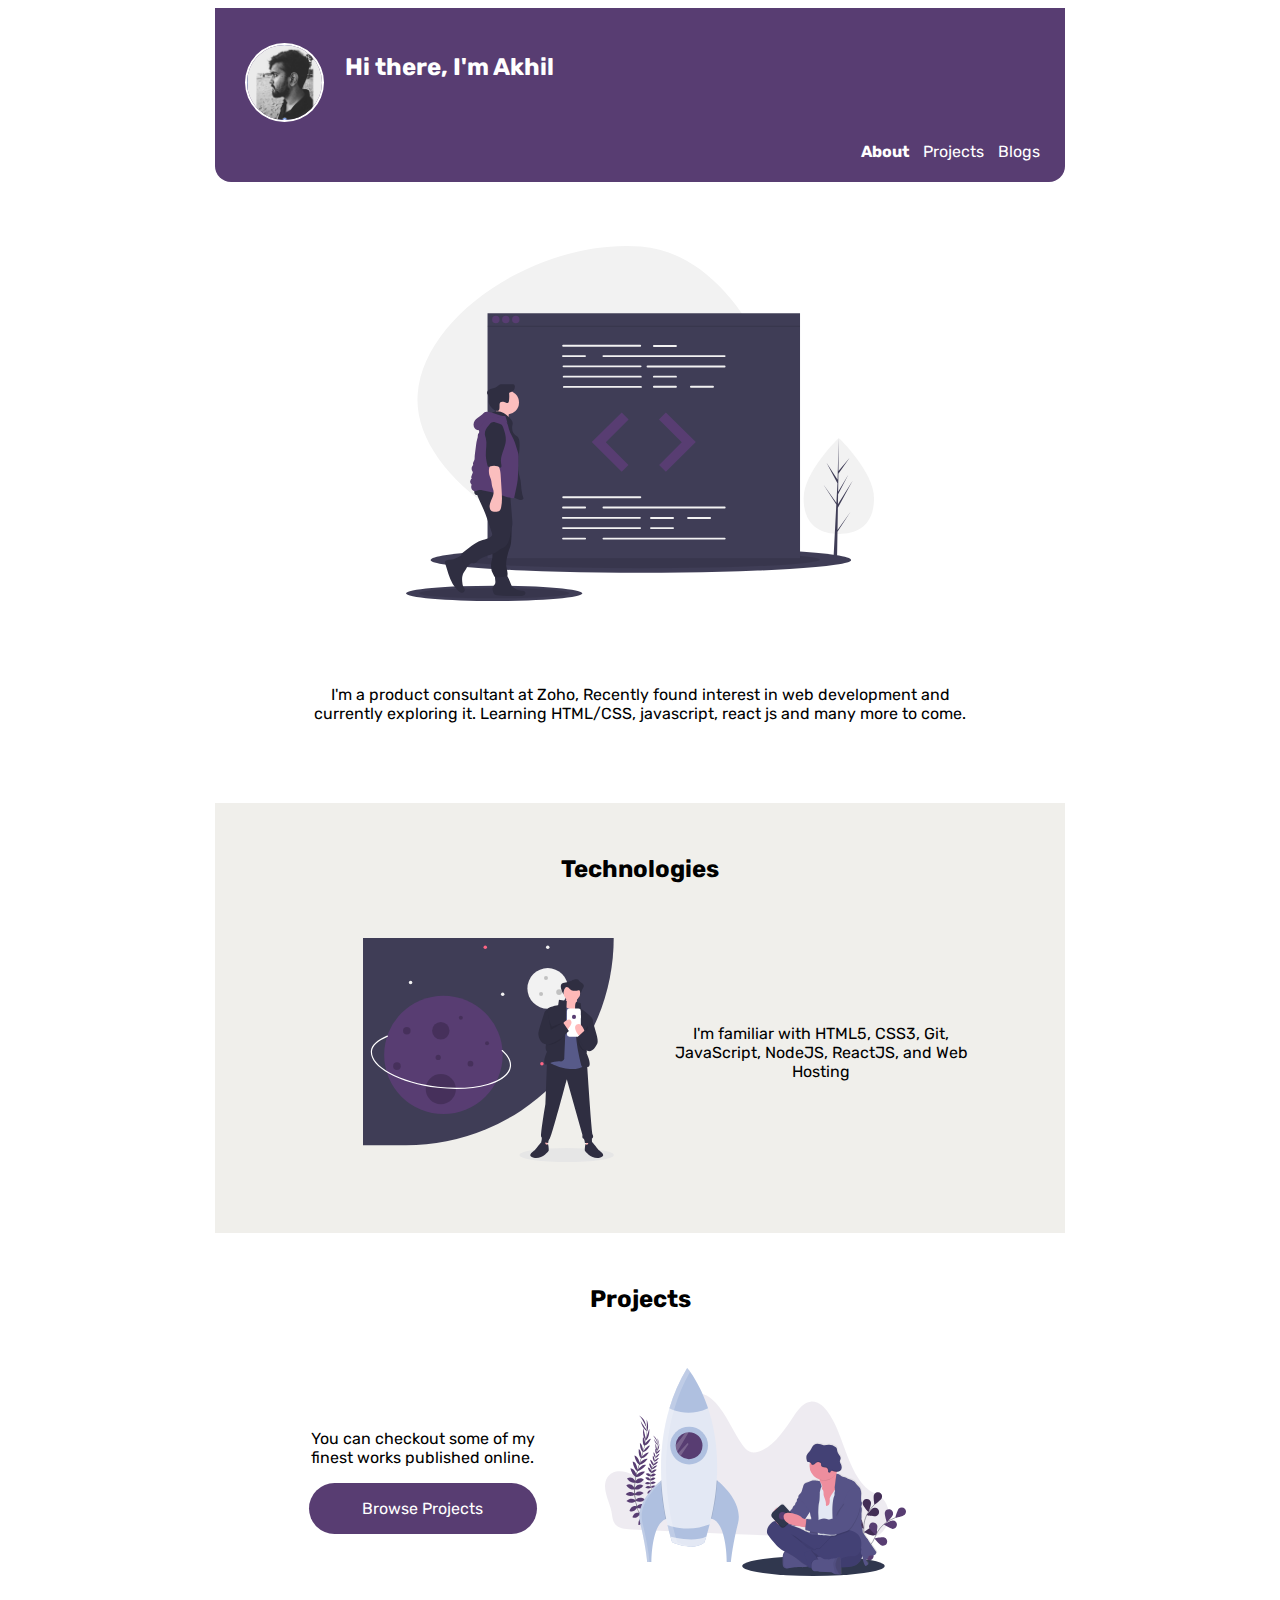
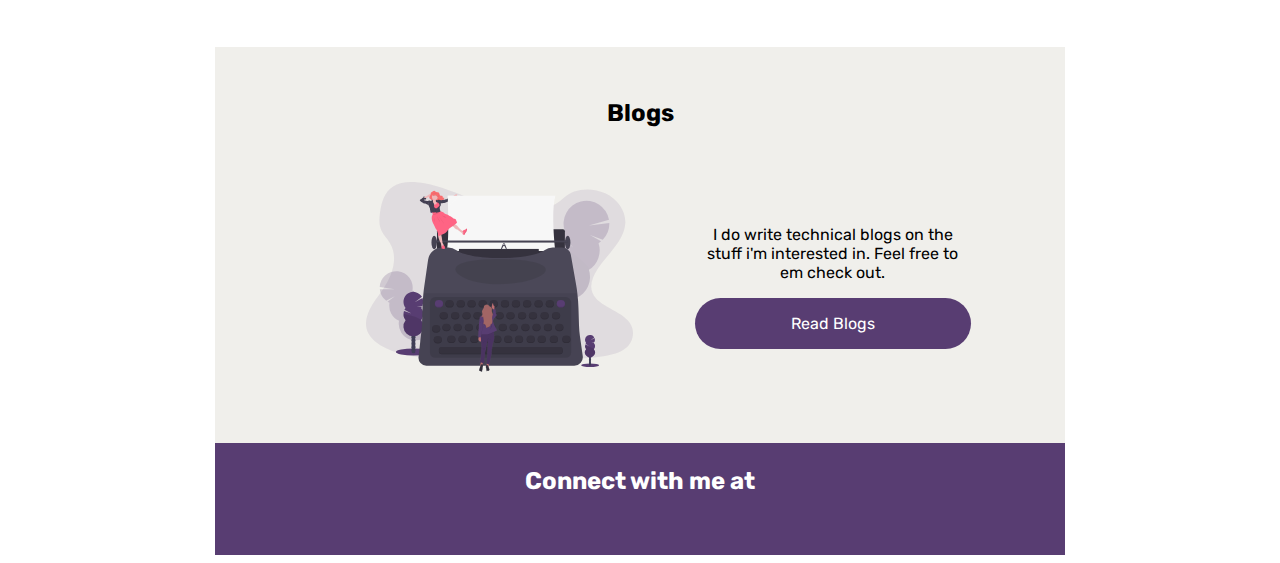
<file: index.html>
<!DOCTYPE html>
<html lang="en">

<head>
    <meta charset="UTF-8">
    <link rel="stylesheet" href="/style.css">
    <link rel="preconnect" href="https://fonts.gstatic.com">
    <link href="https://fonts.googleapis.com/css2?family=Rubik:wght@300;400&display=swap" rel="stylesheet">
    <link rel="stylesheet" href="https://use.fontawesome.com/releases/v5.13.0/css/all.css"
        integrity="sha384-Bfad6CLCknfcloXFOyFnlgtENryhrpZCe29RTifKEixXQZ38WheV+i/6YWSzkz3V" crossorigin="anonymous">
    <meta name="viewport" content="width=device-width, initial-scale=1.0">
    <title>About | Akhil Venkatesh</title>
</head>

<body>

    <div class="main-container">

        <nav>
            <div class="navigation">
                <div class="container-fluid">
                    <div class="navigation-header">
                        <div class="navigation-heading-container-1">
                            <img src="/images/mypic.png" class="profile-pic">
                        </div>

                        <div class="navigation-heading-container-2">
                            <h2 class="navigation-heading">Hi there, I'm Akhil</h2>
                        </div>

                    </div>

                    <ul class="list-right-align">
                        <li class="list-items"><a href="/index.html" class="active-link">About</a></li>
                        <li class="list-items"><a href="/projects.html">Projects</a></li>
                        <li class="list-items"><a href="/blogs.html">Blogs</a></li>
                    </ul>
                </div>

            </div>
        </nav>
        <section class="container ">

            <div class="container">
                <img src="images/undraw_code_review_l1q9.svg" class="main-image">
            </div>
            <div class="container">
                <p>I'm a product consultant at Zoho, Recently found interest in web development and currently exploring it. Learning
                    HTML/CSS, javascript, react js and many more to come. </p>
                <div>
        </section>

        <section class=" odd">

            <div class="container">
                <div class="heading">
                    <h2>Technologies</h2>
                </div>
                <div class="container">
                    <table>
                        <tr>
                            <td><img src="images/undraw_lost_online_wqob.svg" class="sub-images"></td>
                            <td>
                                <p>I'm familiar with HTML5, CSS3, Git, JavaScript, NodeJS, ReactJS, and Web Hosting</p>
                            </td>
                        </tr>
                    </table>
                </div>

            </div>

        </section>

        <section>

            <div class=" container">
                <div class="heading">
                    <h2>Projects</h2>
                </div>
                <div class="container">
                    <table>
                        <tr>
                            <td>
                                <p>You can checkout some of my finest works published online.</p>
                                <a href="/projects.html">
                                    <div class="button">Browse Projects</div>
                                </a>

                            </td>
                            <td><img src="images/undraw_maker_launch_crhe.svg" class="sub-images"></td>
                        </tr>
                    </table>
                </div>
            </div>

        </section>

        <section class=" odd">

            <div class=" container">
                <div class="heading">
                    <h2>Blogs</h2>
                </div>
                <div class="container">
                    <table>
                        <tr>
                            <td><img src="images/undraw_typewriter_i8xd.svg" class="sub-images"></td>
                            <td>
                                <p>I do write technical blogs on the stuff i'm interested in. Feel free to em check out.
                                </p>
                                <a href="/blogs.html">
                                    <div class="button">Read Blogs</div>
                                </a>
                            </td>
                        </tr>
                    </table>
                </div>

            </div>
        </section>


        <footer class="footer">

            <div class="container-fluid">
                <div class="footer-heading">
                    <h2>Connect with me at</h2>
                </div>
                <ul class="unordered list-inline">
                    <li class="list-items"><a href="https://www.facebook.com/akhil.venkatesh.pillai" target="_blank"><i
                                class="fab fa-facebook fa-3x"></i></a></li>
                    <li class="list-items"><a href="https://www.instagram.com/akhil.vn/?hl=en" target="_blank"><i
                                class="fab fa-instagram fa-3x"></i></a></li>
                    <li class="list-items"><a href="https://twitter.com/akhil_vn47" target="_blank"><i
                                class="fab fa-twitter fa-3x"></i></a></li>
                    <li class="list-items"><a href="https://www.linkedin.com/in/akhilvenkateshpillai/"
                            target="_blank"><i class="fab fa-linkedin fa-3x"></i></a></li>
                    <li class="list-items"><a href="mailto:akhiltechwiz@gmail.com" target="_blank"><i
                                class="fas fa-envelope fa-3x"></i></a>
                    </li>
                </ul>
            </div>

        </footer>
    </div>
</body>

</html>
</file>
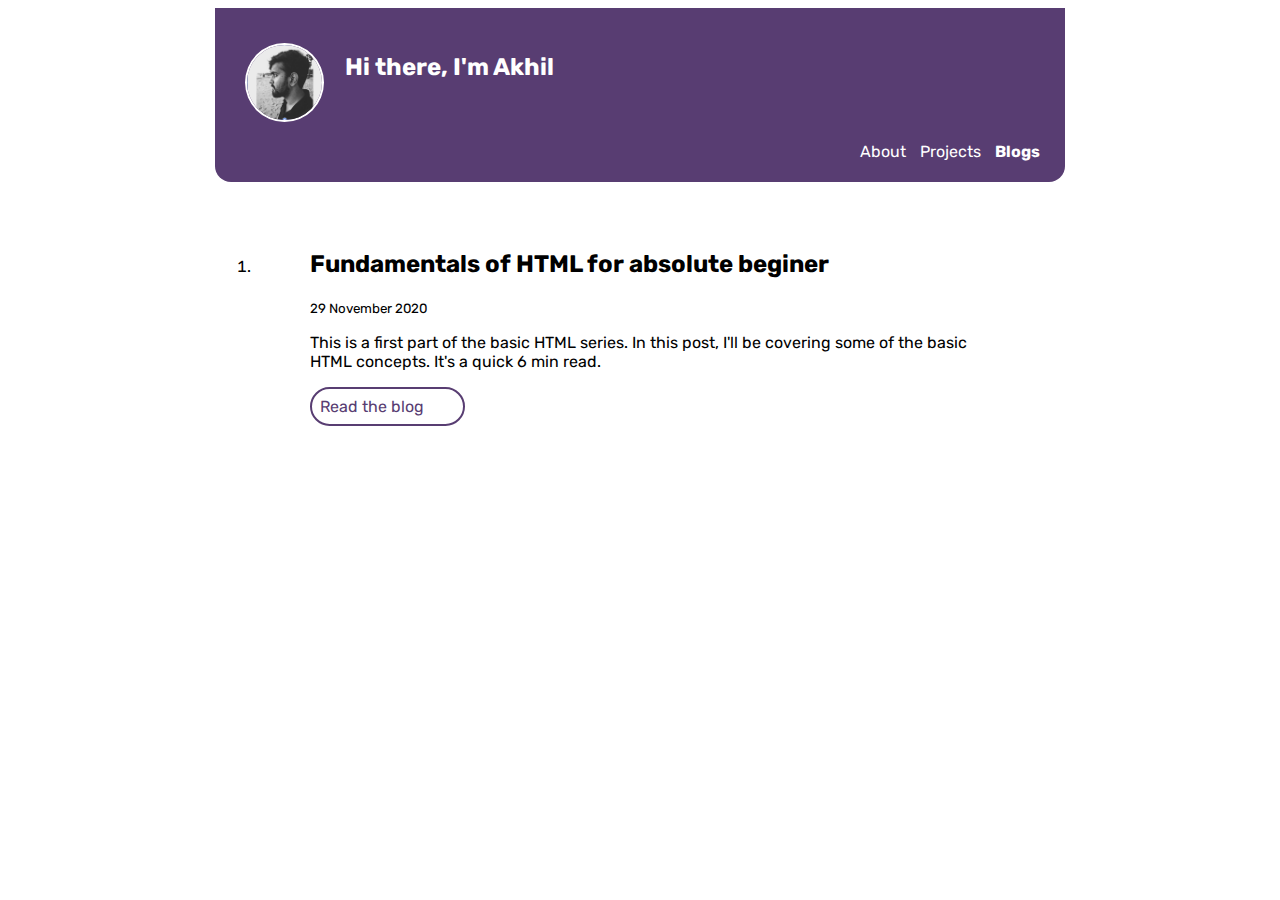
<file: blogs.html>
<!DOCTYPE html>
<html lang="en">
<head>
    <meta charset="UTF-8">
    <link rel="stylesheet" href="/style.css">
    <link rel="preconnect" href="https://fonts.gstatic.com">
    <link href="https://fonts.googleapis.com/css2?family=Rubik:wght@300;400&display=swap" rel="stylesheet">
    <link rel="stylesheet" href="https://use.fontawesome.com/releases/v5.13.0/css/all.css"
        integrity="sha384-Bfad6CLCknfcloXFOyFnlgtENryhrpZCe29RTifKEixXQZ38WheV+i/6YWSzkz3V" crossorigin="anonymous">
    <meta name="viewport" content="width=device-width, initial-scale=1.0">
    <title>blogs | Akhil Venkatesh</title>
</head>
<body>
    <div class="main-container">
        <nav>
            <div class="navigation">
                <div class="container-fluid">
                    <div class="navigation-header">
                        <div class="navigation-heading-container-1">
                            <img src="/images/mypic.png" class="profile-pic">
                        </div>
                    
                        <div class="navigation-heading-container-2">
                            <h2 class="navigation-heading">Hi there, I'm Akhil</h2>
                        </div>
                        
                    </div>

                    <ul class="list-right-align">
                        <li class="list-items"><a href="/index.html" >About</a></li>
                        <li class="list-items"><a href="/projects.html">Projects</a></li>
                        <li class="list-items"><a href="/blogs.html" class="active-link">Blogs</a></li>
                    </ul>
                </div>

            </div>
        </nav>


     <ol>
         <li>
            <section class="project-container ">
                <div class="project-heading">
                    <h2>Fundamentals of HTML for absolute beginer</h2>
                </div>
                <small>29 November 2020</small>
                <p> This is a first part of the basic HTML series. In this post, I'll be covering some of the basic HTML concepts. It's a quick 6 min read.</p>

               <a href="https://akhilvenkateshpillai.medium.com/fundamentals-of-html-series-getting-started-f1e83e1d5367" target="_blank">
                            <div class="project-button-1">Read the blog</div></a>

            </section> 
         </li>
     </ol>
        

    </div>


</body>
</html>
</file>
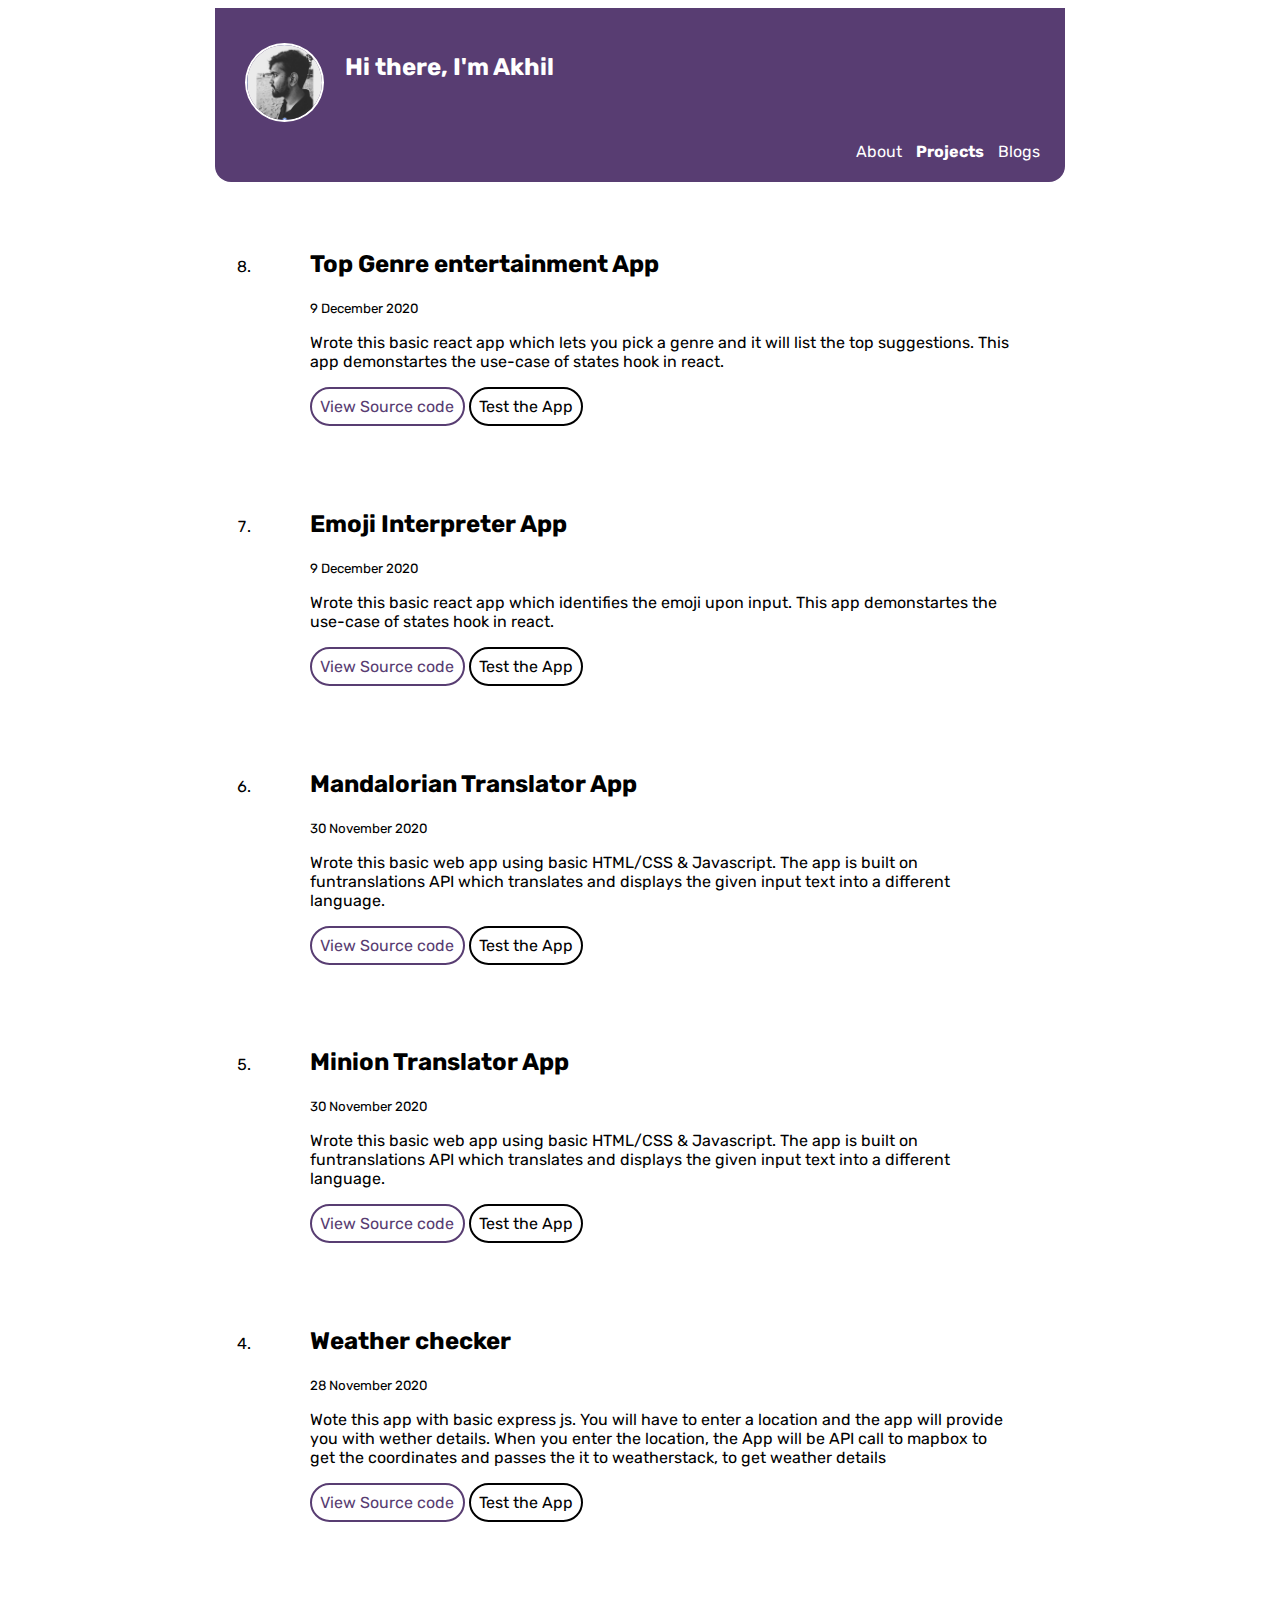
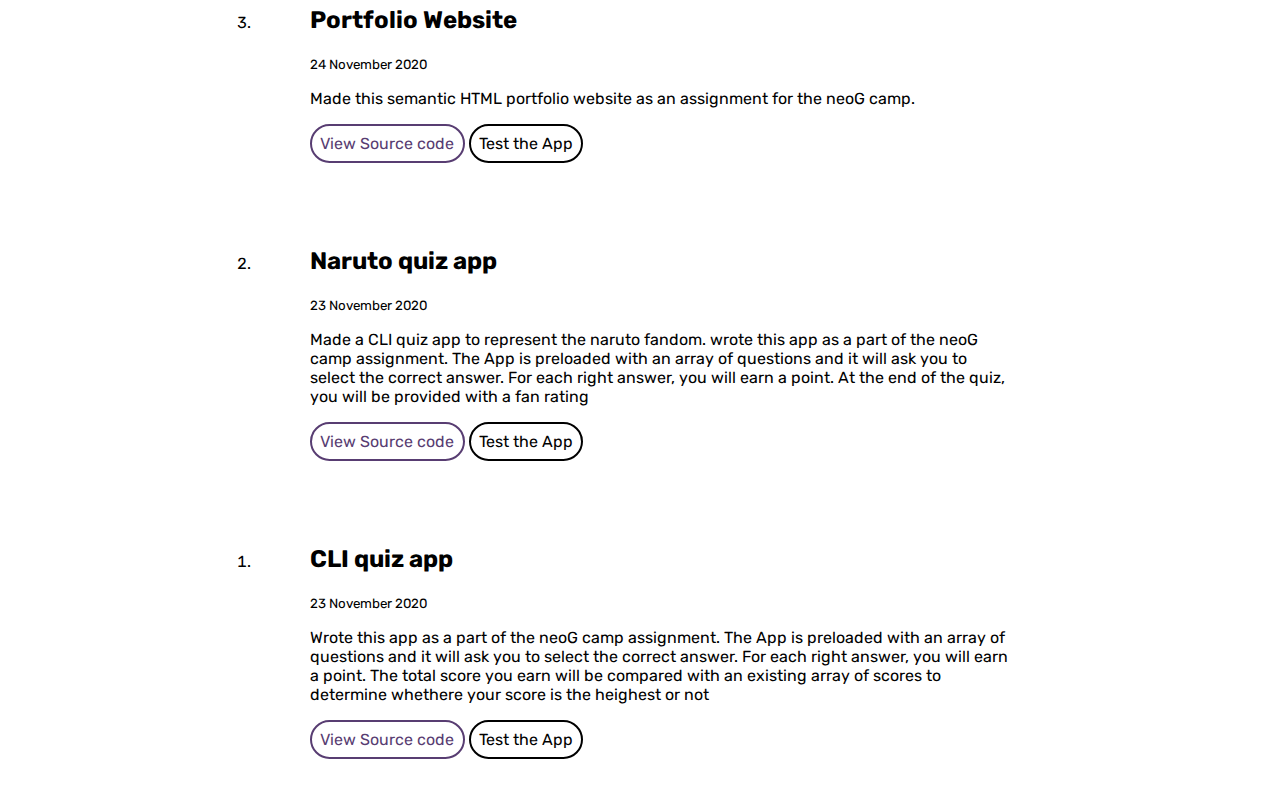
<file: projects.html>
<!DOCTYPE html>
<html lang="en">

<head>
    <meta charset="UTF-8">
    <link rel="stylesheet" href="/style.css">
    <link rel="preconnect" href="https://fonts.gstatic.com">
    <link href="https://fonts.googleapis.com/css2?family=Rubik:wght@300;400&display=swap" rel="stylesheet">
    <link rel="stylesheet" href="https://use.fontawesome.com/releases/v5.13.0/css/all.css"
        integrity="sha384-Bfad6CLCknfcloXFOyFnlgtENryhrpZCe29RTifKEixXQZ38WheV+i/6YWSzkz3V" crossorigin="anonymous">
    <meta name="viewport" content="width=device-width, initial-scale=1.0">
    <title>Projects | Akhil Venkatesh</title>
</head>

<body>

    <div class="main-container">

        <div class="main-container">

            <nav>
                <div class="navigation">
                    <div class="container-fluid">
                        <div class="navigation-header">
                            <div class="navigation-heading-container-1">
                                <img src="/images/mypic.png" class="profile-pic">
                            </div>

                            <div class="navigation-heading-container-2">
                                <h2 class="navigation-heading">Hi there, I'm Akhil</h2>
                            </div>

                        </div>

                        <ul class="list-right-align">
                            <li class="list-items"><a href="/index.html">About</a></li>
                            <li class="list-items"><a href="/projects.html" class="active-link">Projects</a></li>
                            <li class="list-items"><a href="/blogs.html">Blogs</a></li>
                        </ul>
                    </div>

                </div>
            </nav>
            <ol reversed>

                <li>
                    <section class="project-container ">
                        <div class="project-heading">
                            <h2>Top Genre entertainment App</h2>
                        </div>
                        <small>9 December 2020</small>
                        <p>Wrote this basic react app which lets you pick a genre and it will list the top suggestions. This app demonstartes the use-case of states hook in react. </p>
        
                        <ul class="project-list">
                            <li class="project-list-items"><a href="https://github.com/AkhilVenkateshPillai/Entertainment-suggestion-app" target="_blank">
                                    <div class="project-button-1">View Source code</div>
                                </a></li>
                            <li class="project-list-items"><a href="https://ogp3w.csb.app/" target="_blank">
                                    <div class="project-button-2">Test the App</div>
                                </a></li>
                        </ul>
        
        
        
                    </section>
                </li>
                <li>
                    <section class="project-container ">
                        <div class="project-heading">
                            <h2>Emoji Interpreter App</h2>
                        </div>
                        <small>9 December 2020</small>
                        <p>Wrote this basic react app which identifies the emoji upon input. This app demonstartes the use-case of states hook in react. </p>
        
                        <ul class="project-list">
                            <li class="project-list-items"><a href="https://github.com/AkhilVenkateshPillai/emoji-interpreter" target="_blank">
                                    <div class="project-button-1">View Source code</div>
                                </a></li>
                            <li class="project-list-items"><a href="https://bpiq1.csb.app/" target="_blank">
                                    <div class="project-button-2">Test the App</div>
                                </a></li>
                        </ul>
        
        
        
                    </section>
                </li>


                <li>
                    <section class="project-container ">
                        <div class="project-heading">
                            <h2>Mandalorian Translator App</h2>
                        </div>
                        <small>30 November 2020</small>
                        <p>Wrote this basic web app using basic HTML/CSS & Javascript. The app is built on funtranslations API which translates and displays the given input text into a different language. </p>
        
                        <ul class="project-list">
                            <li class="project-list-items"><a href="https://github.com/AkhilVenkateshPillai/The-Mandalorian-translator-" target="_blank">
                                    <div class="project-button-1">View Source code</div>
                                </a></li>
                            <li class="project-list-items"><a href="https://mandalorian-translator.netlify.app/" target="_blank">
                                    <div class="project-button-2">Test the App</div>
                                </a></li>
                        </ul>
        
        
        
                    </section>
                </li>

                <li>
                    <section class="project-container ">
                        <div class="project-heading">
                            <h2>Minion Translator App</h2>
                        </div>
                        <small>30 November 2020</small>
                        <p>Wrote this basic web app using basic HTML/CSS & Javascript. The app is built on funtranslations API which translates and displays the given input text into a different language. </p>
        
                        <ul class="project-list">
                            <li class="project-list-items"><a href="https://github.com/AkhilVenkateshPillai/Minion-translator" target="_blank">
                                    <div class="project-button-1">View Source code</div>
                                </a></li>
                            <li class="project-list-items"><a href="https://minionapi.netlify.app/" target="_blank">
                                    <div class="project-button-2">Test the App</div>
                                </a></li>
                        </ul>
        
        
        
                    </section>
                </li>

                <li>
                    <section class="project-container ">
                        <div class="project-heading">
                            <h2>Weather checker</h2>
                        </div>
                        <small>28 November 2020</small>
                        <p>Wote this app with basic express js. You will have to enter a location and the app will provide you with wether details. When you enter the location, the App will be API call to mapbox to get the coordinates and passes the it to weatherstack, to get weather details</p>
        
                        <ul class="project-list">
                            <li class="project-list-items"><a href="https://github.com/AkhilVenkateshPillai/weathercheck" target="_blank">
                                    <div class="project-button-1">View Source code</div>
                                </a></li>
                            <li class="project-list-items"><a href="https://node-weatherchecker-app.herokuapp.com/" target="_blank">
                                    <div class="project-button-2">Test the App</div>
                                </a></li>
                        </ul>
        
        
        
                    </section>
                </li>

                <li>
                    <section class="project-container ">
                        <div class="project-heading">
                            <h2>Portfolio Website</h2>
                        </div>
                        <small>24 November 2020</small>
                        <p> Made this semantic HTML portfolio website as an assignment for the neoG camp.  </p>
        
                        <ul class="project-list">
                            <li class="project-list-items"><a href="https://github.com/AkhilVenkateshPillai/dev-akhil"target="_blank">
                                    <div class="project-button-1">View Source code</div>
                                </a></li>
                            <li class="project-list-items"><a href="https://dev-akhil.netlify.app/"target="_blank">
                                    <div class="project-button-2">Test the App</div>
                                </a></li>
                        </ul>
        
        
        
                    </section>
                </li>
 
                <li>
                    <section class="project-container ">
                        <div class="project-heading">
                            <h2>Naruto quiz app</h2>
                        </div>
                        <small>23 November 2020</small>
                        <p> Made a CLI quiz app to represent the naruto fandom. wrote this app as a part of the neoG camp assignment. The App is preloaded with an array of questions and it will ask you to select the correct answer. For each right answer, you will earn a point. At the end of the quiz, you will be provided with a fan rating </p>
        
                        <ul class="project-list">
                            <li class="project-list-items"><a href="https://github.com/AkhilVenkateshPillai/NarutoQuizGame"target="_blank">
                                    <div class="project-button-1">View Source code</div>
                                </a></li>
                            <li class="project-list-items"><a href="https://repl.it/@AkhilVenkateshP/NarutoQuizGame?embed=1&output=1#index.js" target="_blank">
                                    <div class="project-button-2">Test the App</div>
                                </a></li>
                        </ul>
        
        
        
                    </section>
                </li>
               

                <li>
                    <section class="project-container ">
                        <div class="project-heading">
                            <h2>CLI quiz app</h2>
                        </div>
                        <small>23 November 2020</small>
                        <p>Wrote this app as a part of the neoG camp assignment. The App is preloaded with an array of questions and it will ask you to select the correct answer. For each right answer, you will earn a point. The total score you earn will be compared with an existing array of scores to determine whethere your score is the heighest or not</p>
        
                        <ul class="project-list">
                            <li class="project-list-items"><a href="https://github.com/AkhilVenkateshPillai/FirstAssignment-" target="_blank">
                                    <div class="project-button-1">View Source code</div>
                                </a></li>
                            <li class="project-list-items"><a href="https://repl.it/@AkhilVenkateshP/FirstAssignment?embed=1&output=1#index.js" target="_blank">
                                    <div class="project-button-2">Test the App</div>
                                </a></li>
                        </ul>
        
        
        
                    </section>
                </li>
               
                

            </ol>
            




        </div>

</body>

</html>
</file>
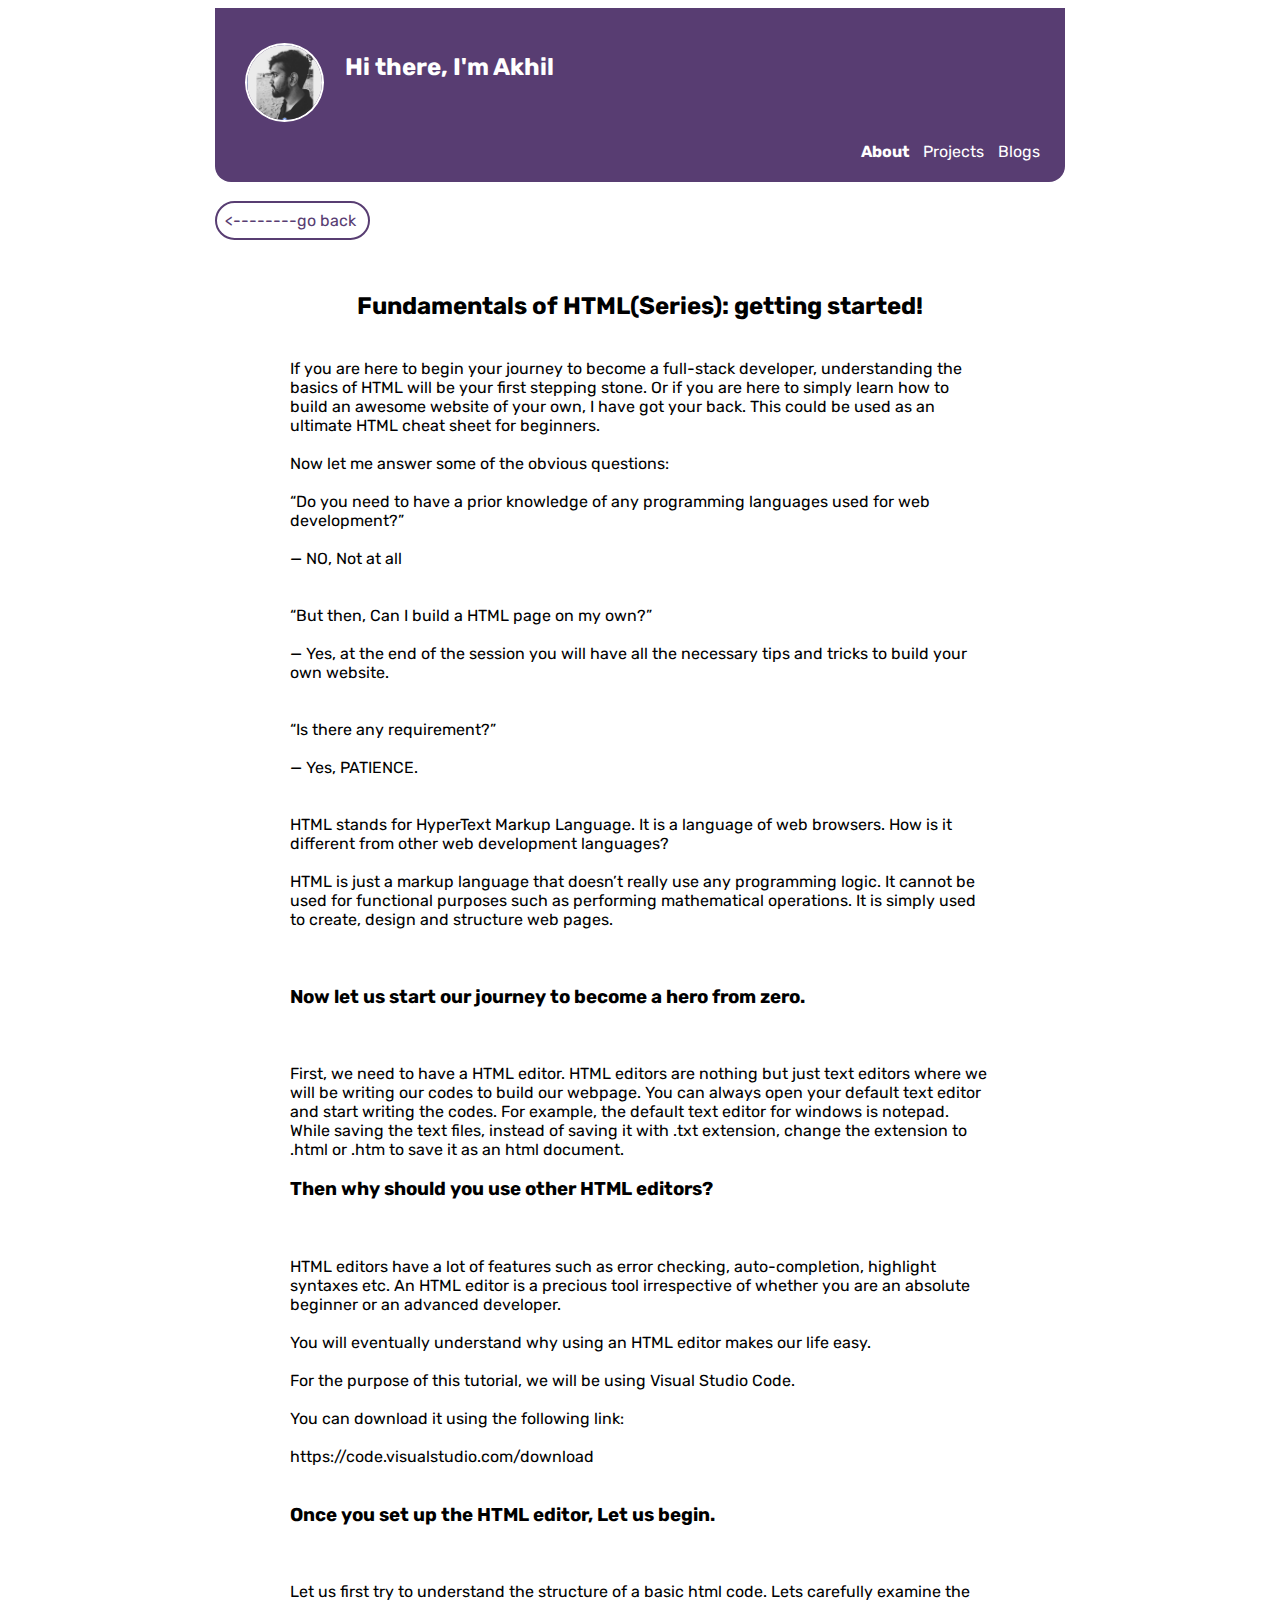
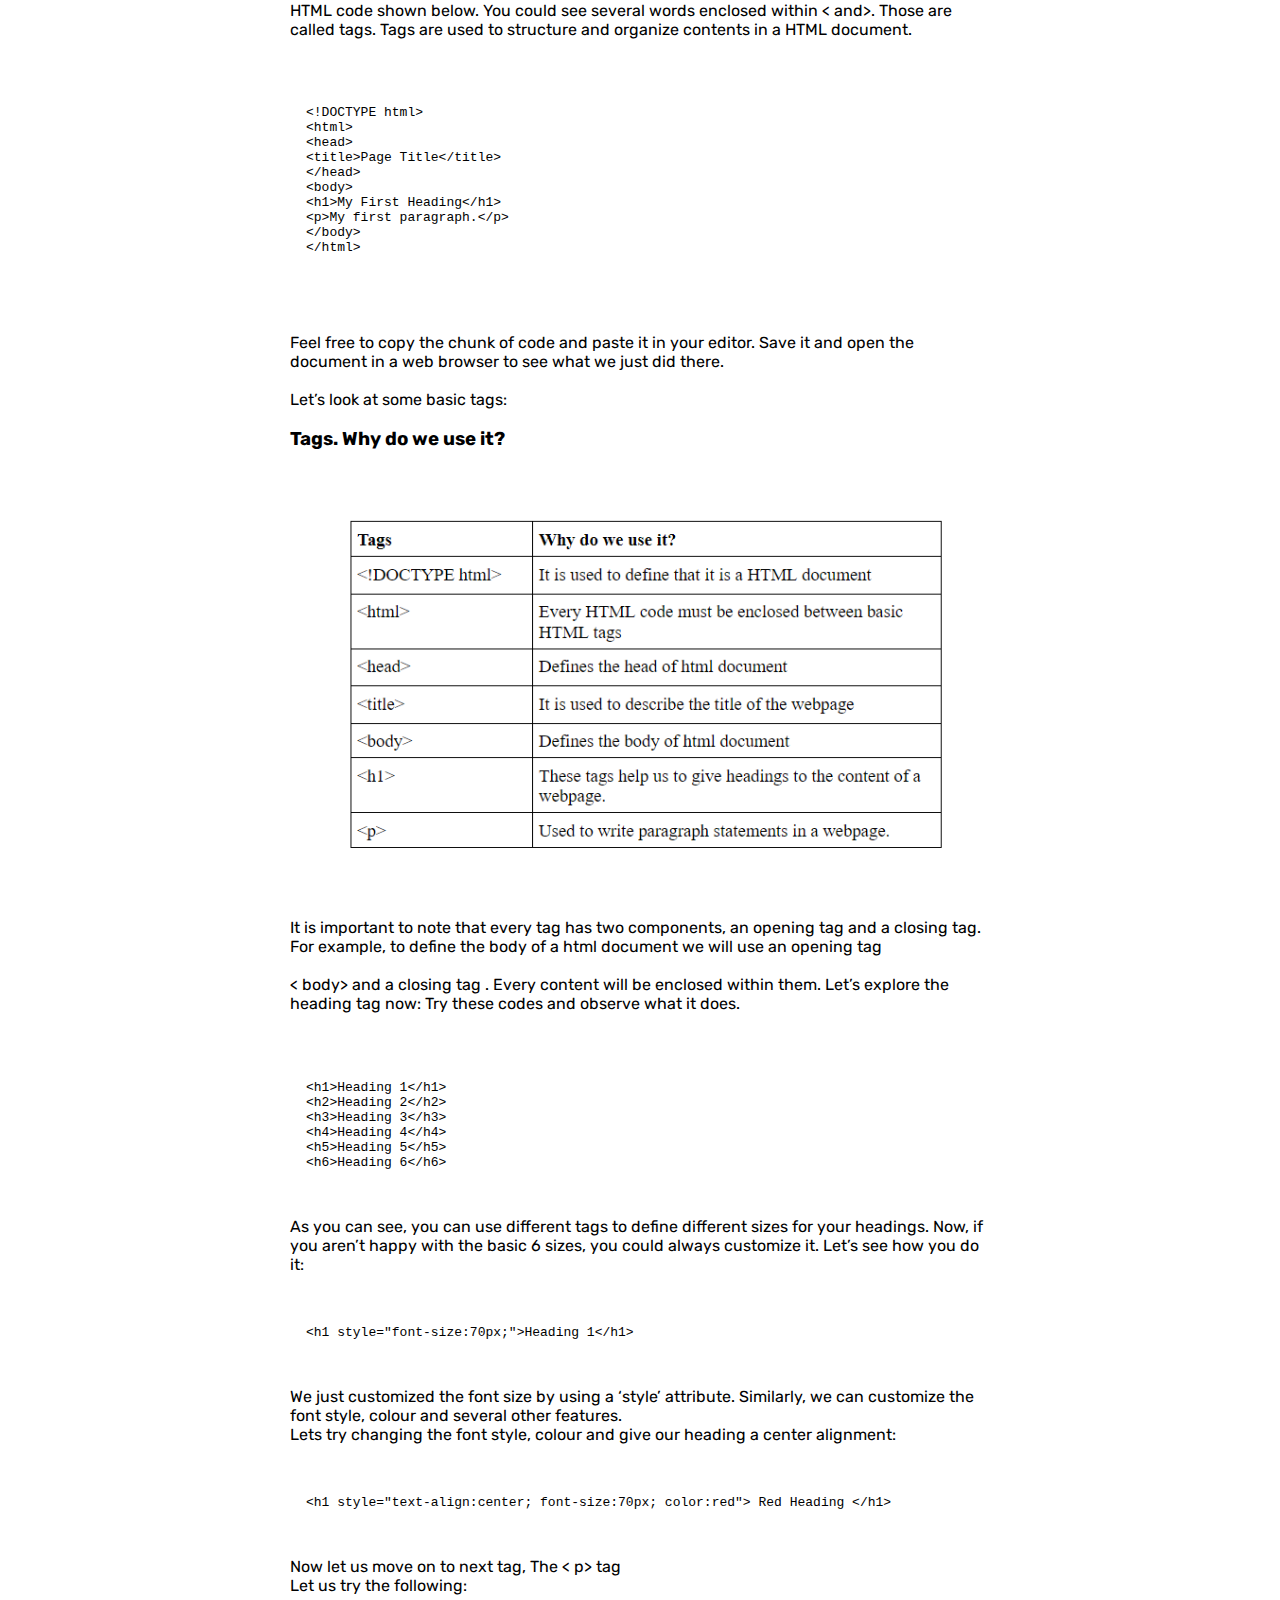
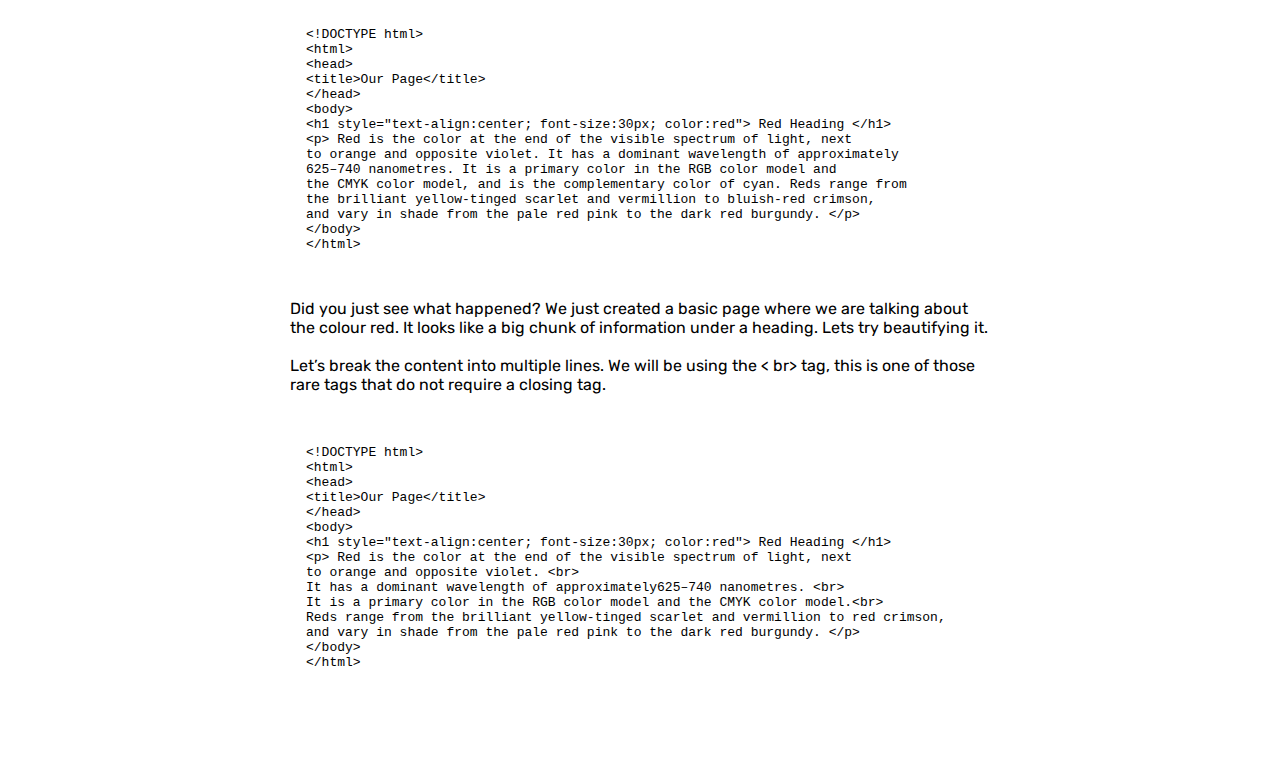
<file: blog_content/htm-fundatmental.html>
<!DOCTYPE html>
<html lang="en">

<head>
    <meta charset="UTF-8">
    <link rel="stylesheet" href="/style.css">
    <link rel="preconnect" href="https://fonts.gstatic.com">
    <link href="https://fonts.googleapis.com/css2?family=Rubik:wght@300;400&display=swap" rel="stylesheet">
    <link rel="stylesheet" href="https://use.fontawesome.com/releases/v5.13.0/css/all.css"
        integrity="sha384-Bfad6CLCknfcloXFOyFnlgtENryhrpZCe29RTifKEixXQZ38WheV+i/6YWSzkz3V" crossorigin="anonymous">
    <meta name="viewport" content="width=device-width, initial-scale=1.0">
    <title>HTML Fundamenals</title>
</head>

<body>

    <div class="main-container">
        <nav>
            <div class="navigation">
                <div class="container-fluid">
                    <div class="navigation-header">
                        <div class="navigation-heading-container-1">
                            <img src="/images/mypic.png" class="profile-pic">
                        </div>

                        <div class="navigation-heading-container-2">
                            <h2 class="navigation-heading">Hi there, I'm Akhil</h2>
                        </div>

                    </div>

                    <ul class="list-right-align">
                        <li class="list-items"><a href="/index.html" class="active-link">About</a></li>
                        <li class="list-items"><a href="/projects.html">Projects</a></li>
                        <li class="list-items"><a href="/blogs.html">Blogs</a></li>
                    </ul>
                </div>

            </div>
        </nav>
         <br>
         <a href="/blogs.html"><div class="project-button-1"><--------go back</div></a>
        <div class="blog-container">

            <div class="heading">
               <h2>Fundamentals of HTML(Series): getting started!</h2> 
            </div>

            <br>
            If you are here to begin your journey to become a full-stack developer, understanding the basics of HTML
            will be your first stepping stone. Or if you are here to simply learn how to build an awesome website of
            your own, I have got your back. This could be used as an ultimate HTML cheat sheet for
            beginners.<br><br>

            Now let me answer some of the obvious questions:<br><br>

            “Do you need to have a prior knowledge of any programming languages used for web development?”<br><br>

            — NO, Not at all<br><br><br>

            “But then, Can I build a HTML page on my own?”<br><br>

            — Yes, at the end of the session you will have all the necessary tips and tricks to build your own
            website.<br><br><br>

            “Is there any requirement?”<br><br>

            — Yes, PATIENCE.<br><br><br>

            HTML stands for HyperText Markup Language. It is a language of web browsers.

            How is it different from other web development languages?<br><br>

            HTML is just a markup language that doesn’t really use any programming logic. It cannot be used for
            functional purposes such as performing mathematical operations. It is simply used to create, design and
            structure web pages.<br><br><br>

            <h3>Now let us start our journey to become a hero from zero.</h3><br><br>

            First, we need to have a HTML editor. HTML editors are nothing but just text editors where we will be
            writing our codes to build our webpage. You can always open your default text editor and start writing the
            codes. For example, the default text editor for windows is notepad. While saving the text files, instead of
            saving it with .txt extension, change the extension to .html or .htm to save it as an html document.

            <h3>Then why should you use other HTML editors?</h3> <br><br>

            HTML editors have a lot of features such as error checking, auto-completion, highlight syntaxes etc. An HTML
            editor is a precious tool irrespective of whether you are an absolute beginner or an advanced
            developer.<br><br>

            You will eventually understand why using an HTML editor makes our life easy.<br><br>

            For the purpose of this tutorial, we will be using Visual Studio Code.<br><br>

            You can download it using the following link:<br><br>

            https://code.visualstudio.com/download<br><br>

            <h3>Once you set up the HTML editor, Let us begin.</h3><br><br>

            Let us first try to understand the structure of a basic html code. Lets carefully examine the HTML code
            shown below. You could see several words enclosed within < and>. Those are called tags. Tags are used to
                structure and organize contents in a HTML document.<br><br>



                <pre class="project-container">

&lt;!DOCTYPE html&gt; 
&lt;html&gt; 
&lt;head&gt; 
&lt;title&gt;Page Title&lt;/title&gt; 
&lt;/head&gt; 
&lt;body&gt; 
&lt;h1&gt;My First Heading&lt;/h1&gt; 
&lt;p&gt;My first paragraph.&lt;/p&gt; 
&lt;/body&gt; 
&lt;/html&gt;
                
                    </pre>


                <p>Feel free to copy the chunk of code and paste it in your editor.
                    Save it and open the document in a web browser to see what we just did there. <br><br>
                    Let’s look at some basic tags:

                <h3>Tags. Why do we use it?</h3>

                <img class="container" src="/blog_content/images/Screenshot (2).png" alt=""> <br><br>

                It is important to note that every tag has two components, an opening tag and a closing tag. For
                example, to define the body of a html document we will use an opening tag <br><br>

                < body> and a closing tag </ body>. Every content will be enclosed within them.
                Let’s explore the heading tag now:
                Try these codes and observe what it does. <br><br></p>


                <pre class="project-container">
&lt;h1&gt;Heading 1&lt;/h1&gt;
&lt;h2&gt;Heading 2&lt;/h2&gt;
&lt;h3&gt;Heading 3&lt;/h3&gt;
&lt;h4&gt;Heading 4&lt;/h4&gt;
&lt;h5&gt;Heading 5&lt;/h5&gt;
&lt;h6&gt;Heading 6&lt;/h6&gt;
                    </pre>



                As you can see, you can use different tags to define different sizes for your headings. Now, if you
                aren’t happy with the basic 6 sizes, you could always customize it. Let’s see how you do it: <br><br>

                <pre class="project-container">
&lt;h1 style=&quot;font-size:70px;&quot;&gt;Heading 1&lt;/h1&gt;
                </pre>

                We just customized the font size by using a ‘style’ attribute. Similarly, we can customize the font
                style, colour and several other features. <br>
                Lets try changing the font style, colour and give our heading a center alignment: <br><br>

                <pre class="project-container">
&lt;h1 style=&quot;text-align:center; font-size:70px; color:red&quot;&gt; Red Heading &lt;/h1&gt;
                </pre>

                Now let us move on to next tag,
                The < p> tag <br>
                    Let us try the following: <br>

                    <pre class="project-container">
&lt;!DOCTYPE html&gt; 
&lt;html&gt; 
&lt;head&gt; 
&lt;title&gt;Our Page&lt;/title&gt; 
&lt;/head&gt; 
&lt;body&gt; 
&lt;h1 style=&quot;text-align:center; font-size:30px; color:red&quot;&gt; Red Heading &lt;/h1&gt; 
&lt;p&gt; Red is the color at the end of the visible spectrum of light, next
to orange and opposite violet. It has a dominant wavelength of approximately
625&ndash;740 nanometres. It is a primary color in the RGB color model and 
the CMYK color model, and is the complementary color of cyan. Reds range from
the brilliant yellow-tinged scarlet and vermillion to bluish-red crimson,
and vary in shade from the pale red pink to the dark red burgundy. &lt;/p&gt; 
&lt;/body&gt; 
&lt;/html&gt;
                                    </pre>


                    Did you just see what happened?
                    We just created a basic page where we are talking about the colour red.
                    It looks like a big chunk of information under a heading. Lets try beautifying it. <br><br>
                    Let’s break the content into multiple lines. We will be using the < br> tag, this is one of those
                    rare tags that do not require a closing tag. <br><br>

                    <pre class="project-container">
&lt;!DOCTYPE html&gt; 
&lt;html&gt; 
&lt;head&gt; 
&lt;title&gt;Our Page&lt;/title&gt; 
&lt;/head&gt; 
&lt;body&gt; 
&lt;h1 style=&quot;text-align:center; font-size:30px; color:red&quot;&gt; Red Heading &lt;/h1&gt; 
&lt;p&gt; Red is the color at the end of the visible spectrum of light, next
to orange and opposite violet. &lt;br&gt; 
It has a dominant wavelength of approximately625&ndash;740 nanometres. &lt;br&gt;
It is a primary color in the RGB color model and the CMYK color model.&lt;br&gt;
Reds range from the brilliant yellow-tinged scarlet and vermillion to red crimson,
and vary in shade from the pale red pink to the dark red burgundy. &lt;/p&gt; 
&lt;/body&gt; 
&lt;/html&gt;
                                                            </pre>


        

    </div>



</body>

</html>
</file>
<file: style.css>
body{
    font-family: 'Rubik', sans-serif;
}

:root {
    --primary:#583d72;
    --font:#ffffff;
}

.p{
    text-align: center;
}

a{
    color: var(--font);
    text-decoration: none;
}
td{
    margin: 2rem;
}
.button{
    background-color: var(--primary);
    color: var(--font);
    padding:1rem;
    border-radius: 2rem;
    
}

.project-button-1{
    border: 2px solid var(--primary);
    color: var(--primary);
    width:135px;
    padding:.5rem;
    border-radius: 2rem;
}
.project-button-2{
    border: 2px solid black;
    color: black;
    widows: 100px;
    padding:.5rem;
    border-radius: 2rem;
}

.fab{
    color: var(--font);
}

.main-container{
    max-width: 850px;
    margin: 0 auto;
}

.container{
    margin: auto;
    padding: 2rem 1rem;
    max-width: 700px;
    text-align: center;
}

.blog-container{
    margin: auto;
    padding: 2rem 1rem;
    max-width: 700px;
    text-align: left;
}

.project-container{
    margin: auto;
    padding: 2rem 1rem;
    max-width: 700px;
    text-align: left;
}

.container-fluid {
    padding : 5px 20px;
}

.odd{
    background-color:#f0efeb;
}


.main-image{
    width: 70%;
}

.heading-table{
    width:150px;
    
    padding:2rem;
    }

.profile-pic{
    width: 150%;
    border-radius:100%;
    border: 2px solid var(--font);
}

.sub-images{
    width: 70%;
}

.list-items {
    display: inline;
    padding: 0 5px;
}

.project-list-items{
    display: inline-block;
}

.list-right-align{
    text-align: right;
}

.project-list{
    padding-left: 0;
}


.navigation{
    background-color: var(--primary);
    color: var(--font);
    border-bottom-left-radius:1rem ;
    border-bottom-right-radius:1rem ;
}
.navigation-header{
    display: flex;
}

.navigation-heading-container-1{
    width:50px;
    padding-left: 10px; 
    padding-top: 30px;
}

.navigation-heading-container-2{
    width:600px;
    padding-left: 50px ;
    padding-top: 20px;
}

.heading{
    text-align: center;
    color:black;
}
.footer-heading{
    text-align: center;
    color: var(--font);
}

.project-heading{
    text-align: left;
    color:black;
}

.heading .navigation-heading {
    margin-left: 20px;  
    font-family: 'Rubik', sans-serif;
}

.active-link{
    font-weight: bold;
}



.footer{
    background-color: var(--primary);
    color: var(--font);
   
    
}

.footer ul{
    text-align: center;
    padding-left: 0px;
}
</file>
